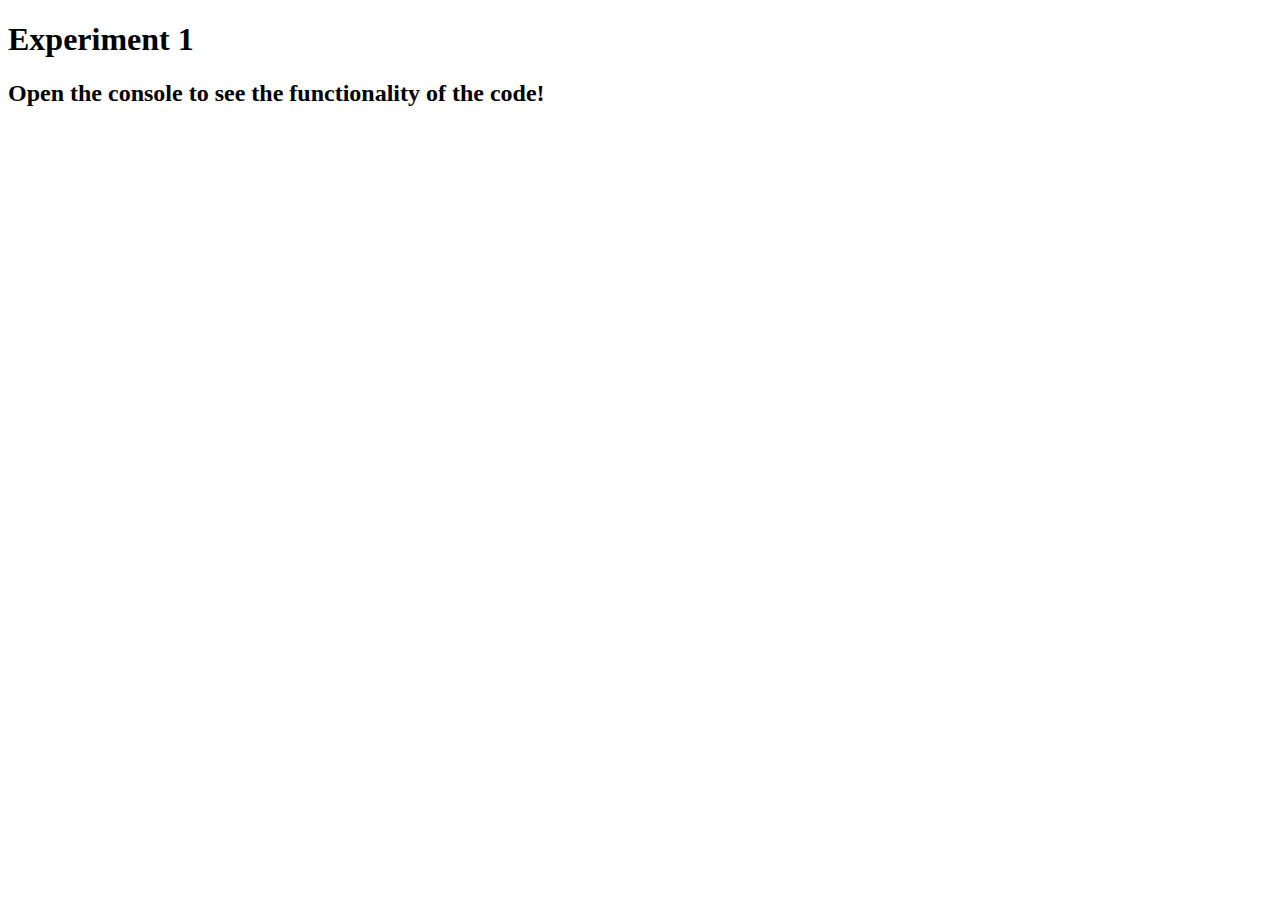
<file: exp/exp1.html>
<!DOCTYPE html>
<html lang="en">
<head>
    <meta charset="UTF-8">
    <meta name="viewport" content="width=<device-width>, initial-scale=1.0">
    <title>Experiment 1</title>
</head>
<body>
    <h1>Experiment 1</h1>

    <h2>Open the console to see the functionality of the code!</h2>

    <script>
        // My program takes a lowercase string and capitalizes the first letter of each word in the string.

        // git add .
        // git commit -m ",essage"
        // git push

        var input = prompt("Please enter a phrase", "");
        console.log();
    </script>
</body>
</html>
</file>
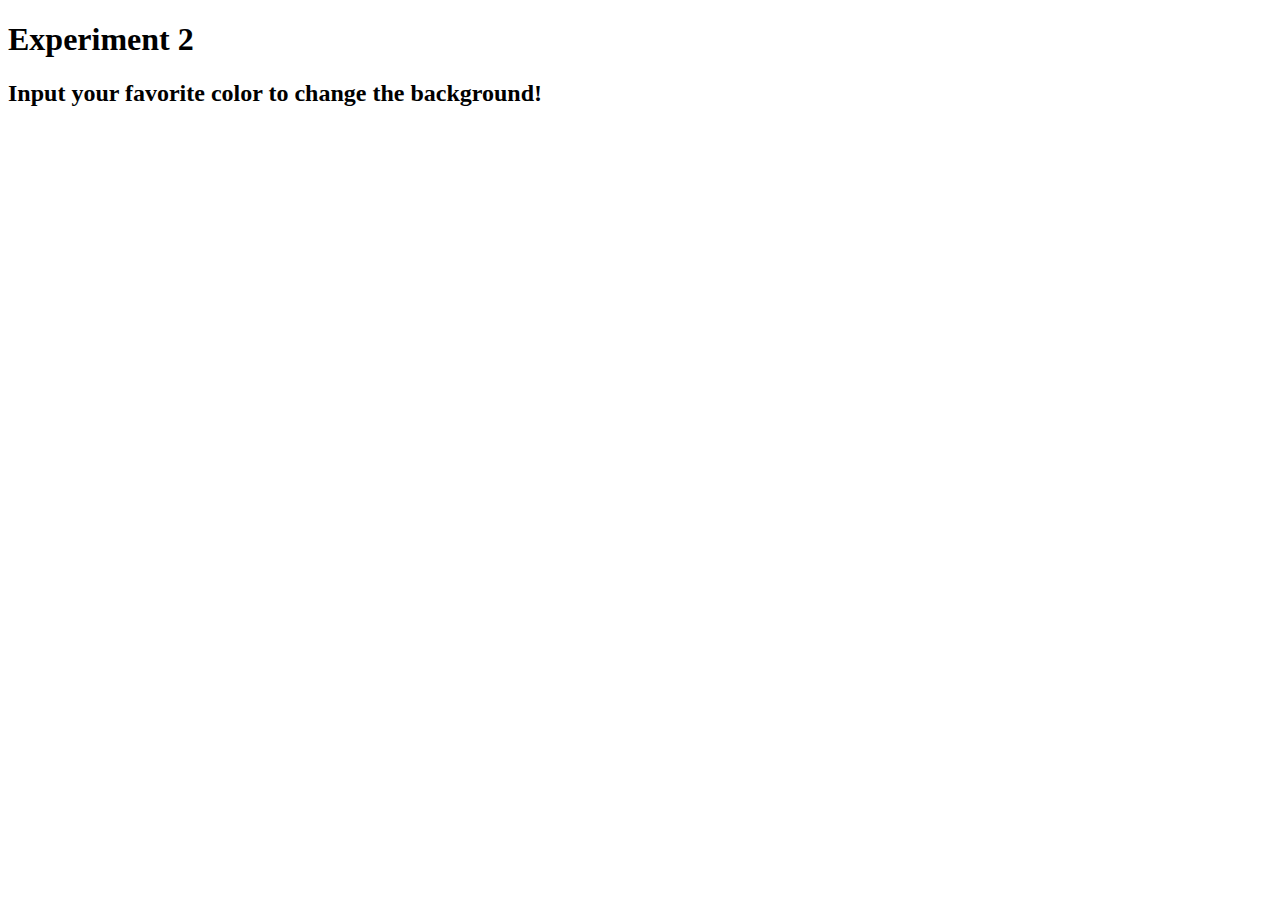
<file: exp/exp2.html>
<!DOCTYPE html>
<html lang="en">
<head>
    <meta charset="UTF-8">
    <meta name="viewport" content="width=device-width, initial-scale=1.0">
    <title>Experiment 2</title>
</head>
<body>
    <h1>Experiment 2</h1>

    <h2>Input your favorite color to change the background!</h2>
</body>
</html>
</file>
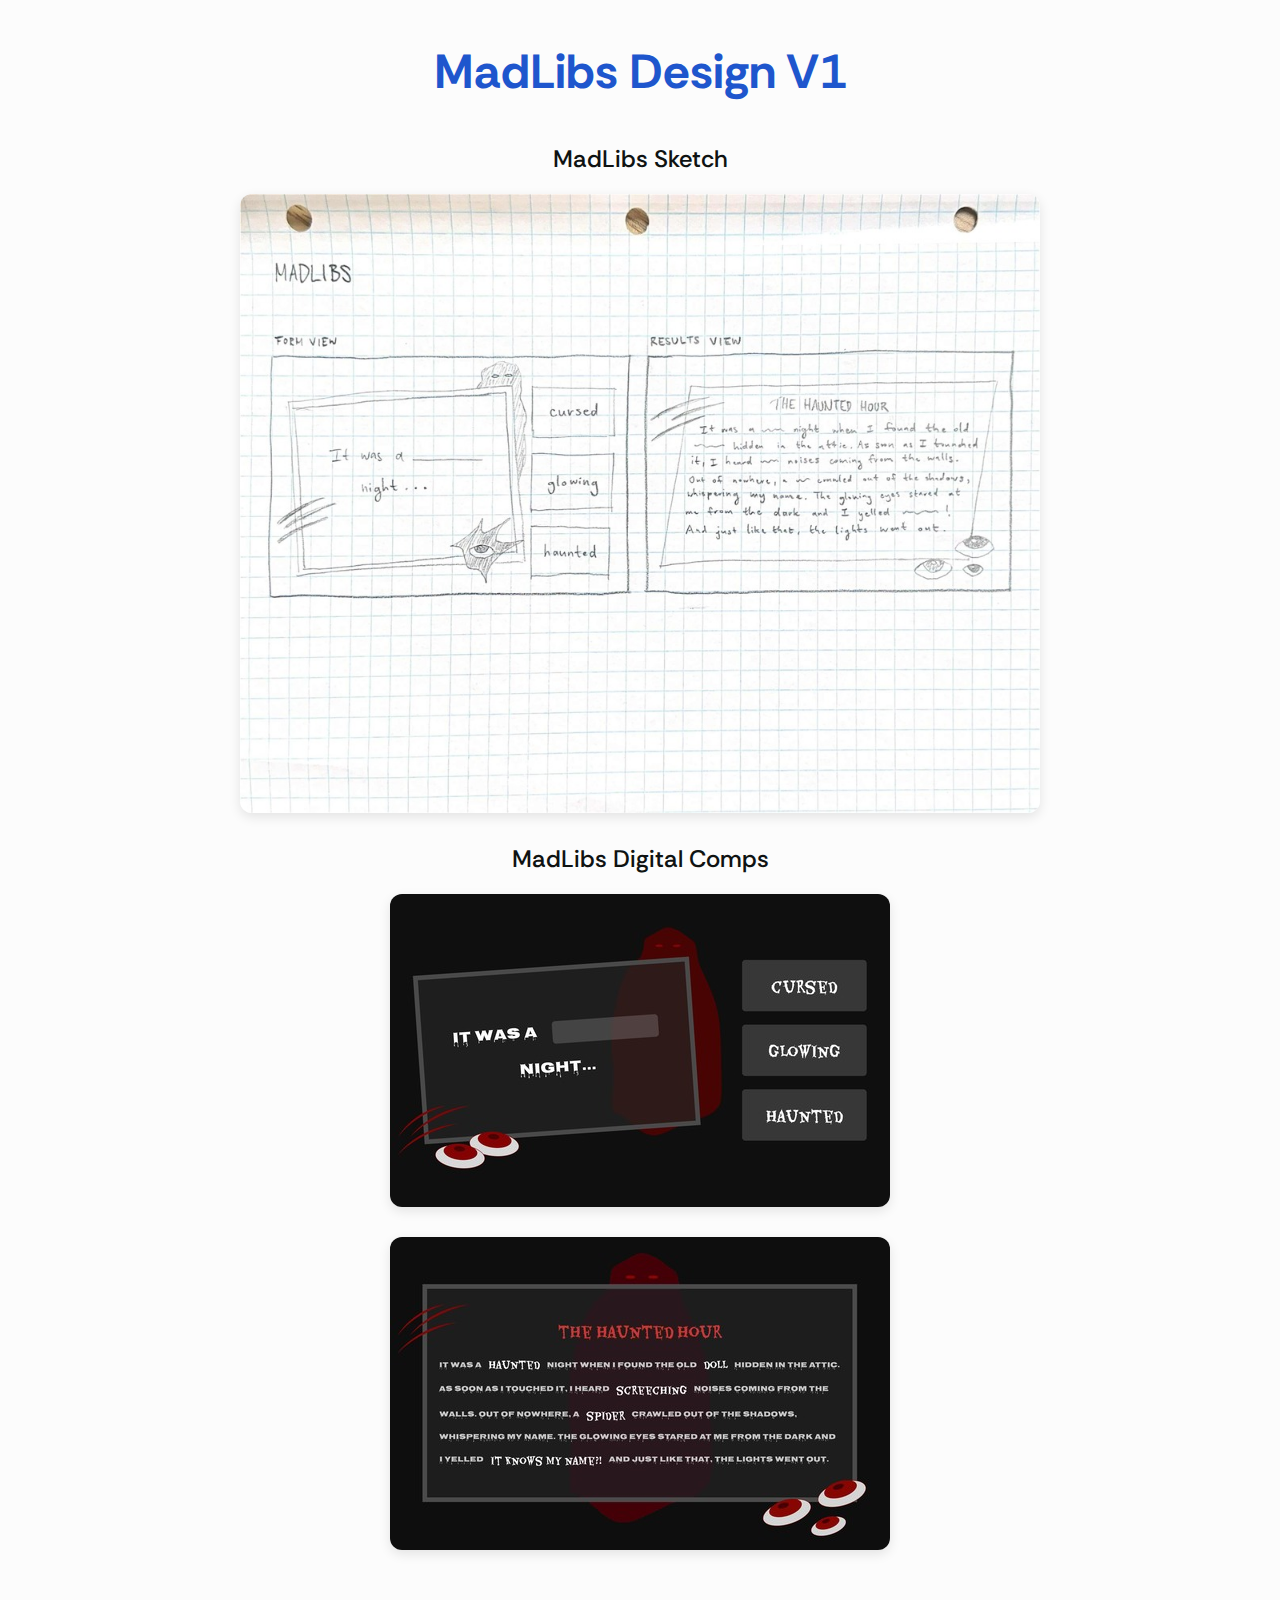
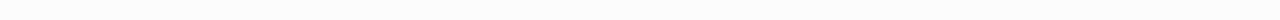
<file: madlibs/designV1.html>
<!DOCTYPE html>
<html lang="en">
<head>
    <meta charset="UTF-8">
    <meta name="viewport" content="width=device-width, initial-scale=1.0">
    <title>MadLibs Design V1</title>

    <link rel="preconnect" href="https://fonts.googleapis.com">
    <link rel="preconnect" href="https://fonts.gstatic.com" crossorigin>
    <link href="https://fonts.googleapis.com/css2?family=Rethink+Sans:wght@400..800&display=swap" rel="stylesheet">

    <style>
        body {
            font-family: 'Rethink Sans', sans-serif;
            background-color: #FCFCFC;
            margin: 0;
            padding: 40px 20px;
            max-width: 800px;
            margin: 0 auto;
            text-align: center;
        }

        h1 {
            color: #1E56CD;
            font-size: 48px;
            font-weight: 700;
            margin: 0 0 40px 0;
        }

        h2 {
            color: #0F1312;
            font-size: 24px;
            font-weight: 500;
            margin: 30px 0 20px 0;
        }

        img {
            max-width: 100%;
            height: auto;
            margin: 0 auto 30px auto;
            border-radius: 12px;
            box-shadow: 0 4px 12px rgba(0, 0, 0, 0.1);
            display: block;
        }
    </style>
</head>

<body>
    <h1>MadLibs Design V1</h1>
    
    <h2>MadLibs Sketch</h2>
    <img src="images/madlibsSketch.jpg" alt = "MadLibs Sketch">
    
    <h2>MadLibs Digital Comps</h2>
    <img src="images/madlibsFormView.jpg" alt = "MadLibs Form View">
    <img src="images/madlibsResultsView.jpg" alt = "MadLibs Results View">
</body>
</html>
</file>
